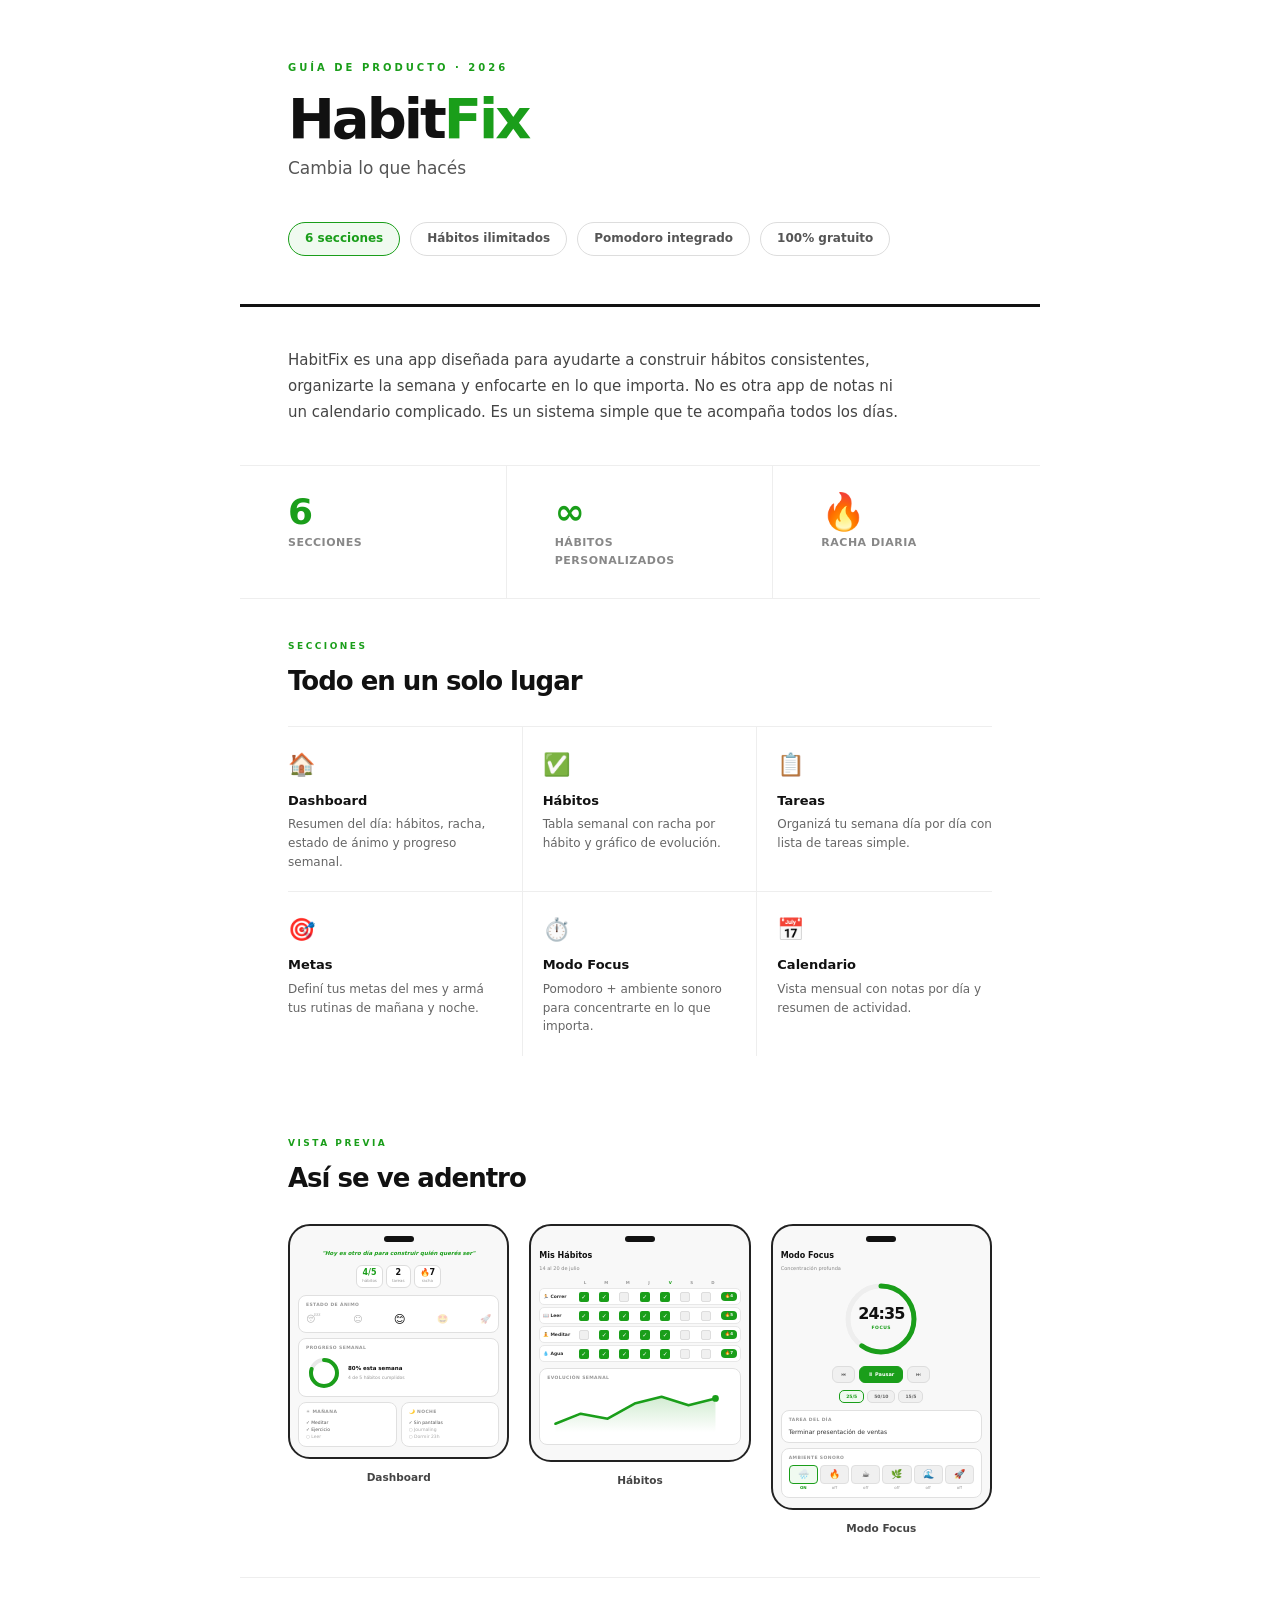
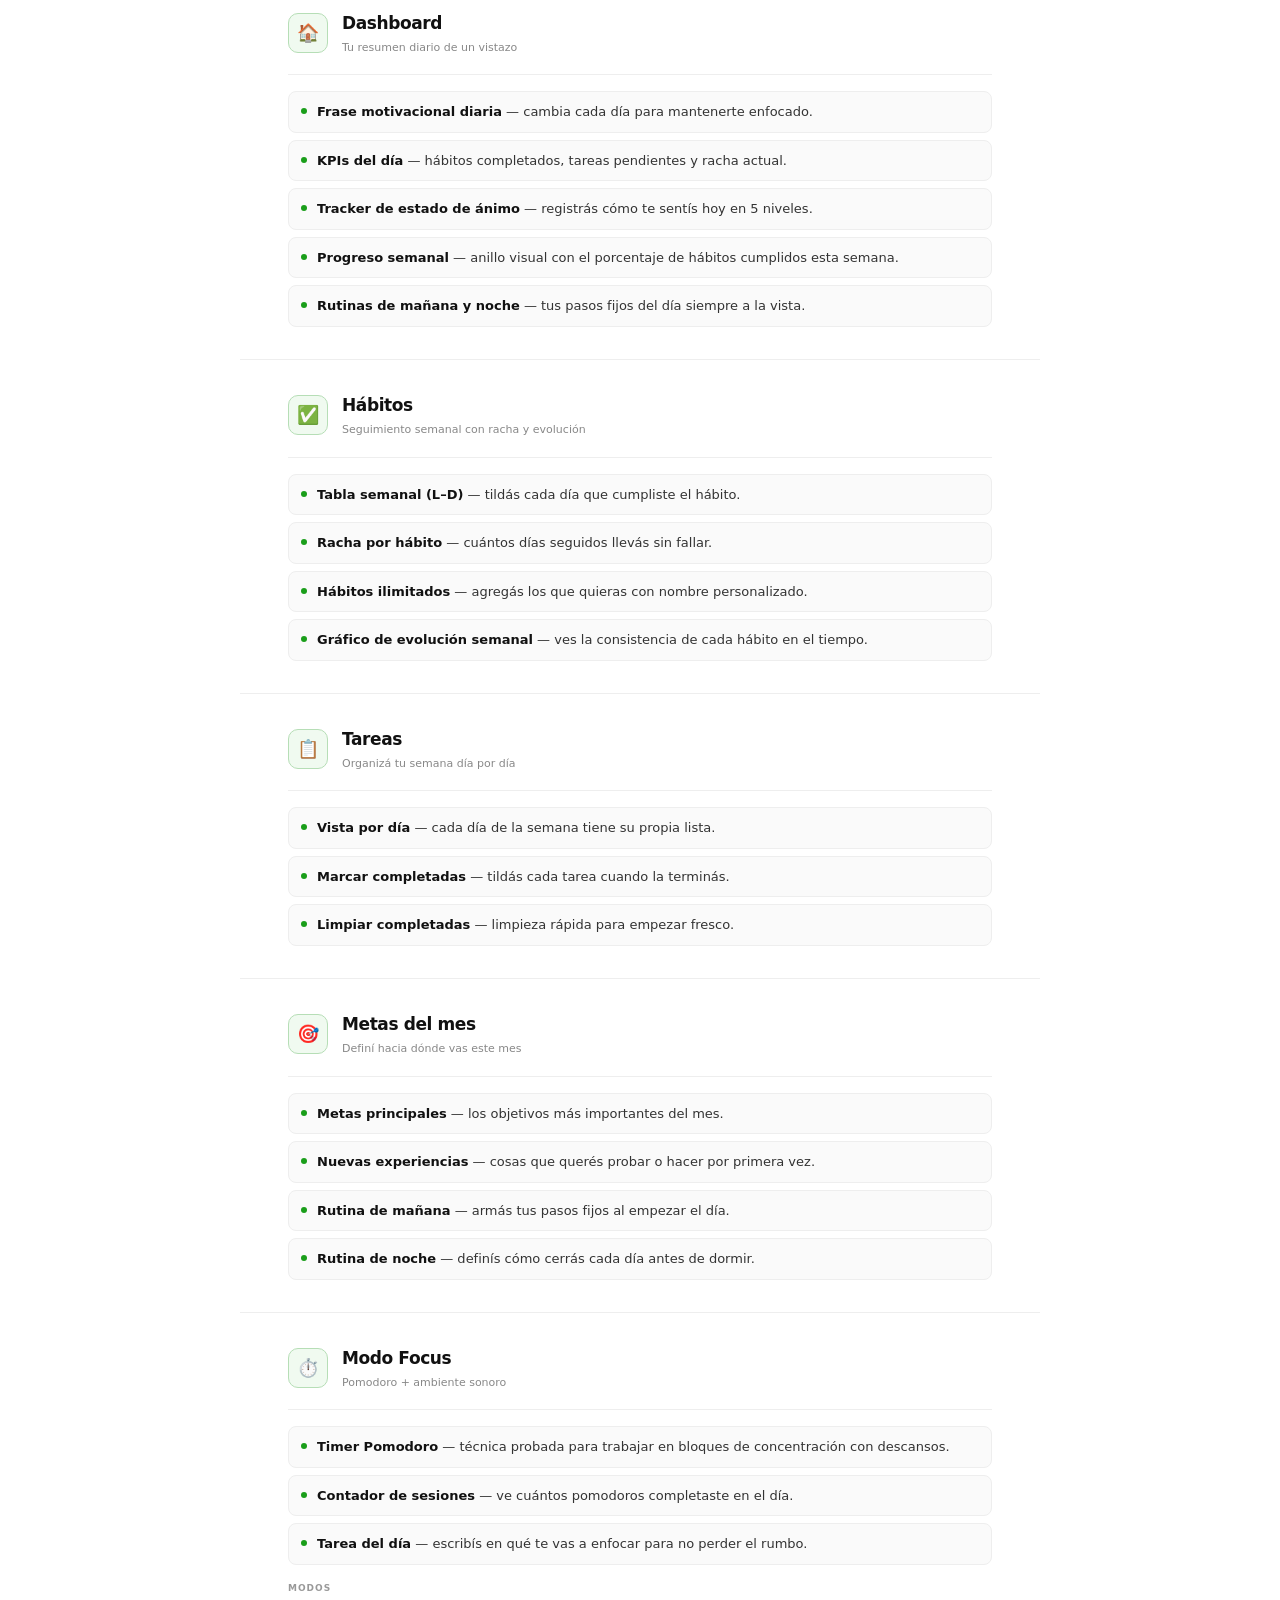
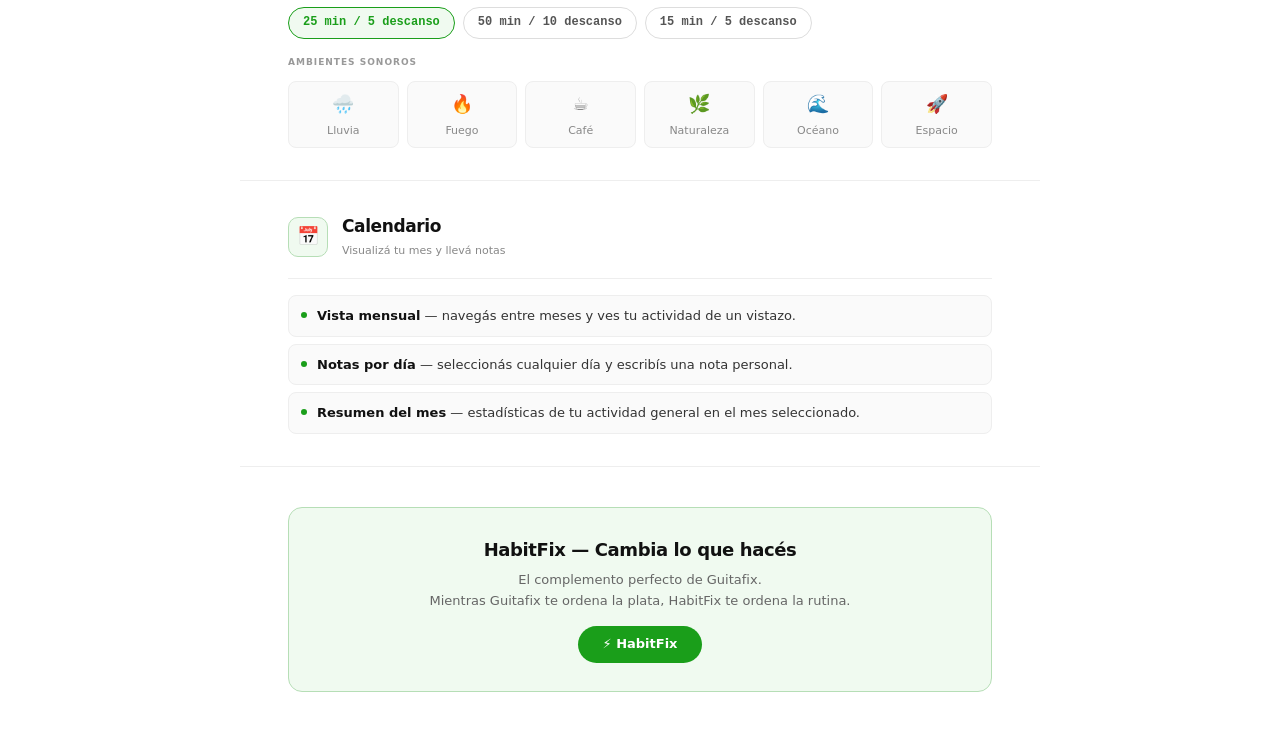
<file: habitfix-info.html>
<!DOCTYPE html>
<html lang="es">
<head>
<meta charset="UTF-8">
<title>HabitFix — Guía completa</title>
<style>
*, *::before, *::after { box-sizing: border-box; margin: 0; padding: 0; }

body {
  font-family: system-ui, -apple-system, 'Segoe UI', sans-serif;
  background: #fff;
  color: #111;
  max-width: 800px;
  margin: 0 auto;
  padding: 0 0 60px;
  font-size: 14px;
  line-height: 1.6;
}

@media print {
  @page { size: A4 portrait; margin: 18mm 16mm; }
  body { max-width: 100%; padding: 0; font-size: 10pt; }
  .no-break { page-break-inside: avoid; }
  .page-break { page-break-before: always; }
}

/* ── PORTADA ── */
.cover {
  padding: 60px 48px 48px;
  border-bottom: 3px solid #111;
  display: flex;
  flex-direction: column;
  align-items: flex-start;
  gap: 0;
}
.cover-eyebrow {
  font-size: 10px; font-weight: 700; letter-spacing: 3px;
  text-transform: uppercase; color: #1a9e1a; margin-bottom: 16px;
}
.cover-title {
  font-size: 56px; font-weight: 900; letter-spacing: -3px;
  line-height: .95; color: #111; margin-bottom: 10px;
}
.cover-title span { color: #1a9e1a; }
.cover-tagline {
  font-size: 17px; color: #555; font-weight: 400; margin-bottom: 40px;
}
.cover-chips {
  display: flex; gap: 10px; flex-wrap: wrap;
}
.cover-chip {
  border: 1.5px solid #ddd; border-radius: 100px;
  padding: 6px 16px; font-size: 12px; font-weight: 600; color: #555;
}
.cover-chip.green { border-color: #1a9e1a; color: #1a9e1a; background: #f0faf0; }

/* ── INTRO ── */
.intro {
  padding: 40px 48px;
  border-bottom: 1px solid #eee;
}
.intro p { font-size: 15px; color: #444; line-height: 1.75; max-width: 620px; }

/* ── KPI STRIP ── */
.kpi-strip {
  display: grid; grid-template-columns: repeat(3, 1fr);
  border-bottom: 1px solid #eee;
}
.kpi-item {
  padding: 28px 48px;
  border-right: 1px solid #eee;
}
.kpi-item:last-child { border-right: none; }
.kpi-num { font-size: 36px; font-weight: 900; color: #1a9e1a; letter-spacing: -2px; line-height: 1; }
.kpi-lbl { font-size: 11px; color: #888; font-weight: 600; text-transform: uppercase; letter-spacing: .5px; margin-top: 4px; }

/* ── SECTION HEADER ── */
.sec-head {
  padding: 40px 48px 24px;
}
.sec-eyebrow {
  font-size: 9px; font-weight: 700; letter-spacing: 2.5px;
  text-transform: uppercase; color: #1a9e1a; margin-bottom: 8px;
}
.sec-title {
  font-size: 26px; font-weight: 800; letter-spacing: -1px; color: #111;
}
.sec-sub { font-size: 14px; color: #666; margin-top: 4px; }

/* ── FEATURES GRID ── */
.feat-grid {
  display: grid; grid-template-columns: 1fr 1fr 1fr;
  gap: 0;
  border-top: 1px solid #eee;
  margin: 0 48px 40px;
}
.feat-cell {
  padding: 20px 20px 20px 0;
  border-right: 1px solid #eee;
  padding-right: 20px;
}
.feat-cell:nth-child(3n) { border-right: none; padding-right: 0; }
.feat-cell:nth-child(n+4) { border-top: 1px solid #eee; }
.feat-cell:nth-child(3n+2), .feat-cell:nth-child(3n+3) { padding-left: 20px; }
.feat-icon { font-size: 22px; margin-bottom: 8px; }
.feat-name { font-size: 13px; font-weight: 700; color: #111; margin-bottom: 4px; }
.feat-desc { font-size: 12px; color: #666; line-height: 1.55; }

/* ── DIVIDER LINE ── */
.divline { height: 1px; background: #eee; margin: 0 48px; }

/* ── SCREENS SECTION ── */
.screens-section { padding: 40px 48px; border-bottom: 1px solid #eee; }

.screens-row {
  display: grid; grid-template-columns: repeat(3, 1fr); gap: 20px;
  margin-top: 24px;
}

.phone-wrap { display: flex; flex-direction: column; align-items: center; gap: 10px; }

.phone {
  width: 100%;
  border: 2px solid #222;
  border-radius: 22px;
  overflow: hidden;
  background: #f8f8f8;
}
.phone-bar {
  background: #111; height: 6px; width: 30px;
  border-radius: 3px; margin: 10px auto 0;
}
.phone-inner { padding: 8px 8px 10px; }
.phone-lbl {
  font-size: 10.5px; font-weight: 700; color: #444; text-align: center;
}

/* phone content atoms */
.p-title  { font-size: 8px; font-weight: 800; color: #111; margin-bottom: 1px; }
.p-sub    { font-size: 5px; color: #888; margin-bottom: 8px; }
.p-quote  { font-size: 5.5px; color: #1a9e1a; font-weight: 600; text-align: center; margin-bottom: 7px; line-height: 1.4; font-style: italic; }

.p-chips  { display: flex; gap: 3px; justify-content: center; margin-bottom: 7px; }
.p-chip   { border: 1px solid #ddd; border-radius: 6px; padding: 3px 5px; text-align: center; background: #fff; }
.p-chip-n { font-size: 8px; font-weight: 800; color: #1a9e1a; line-height: 1; }
.p-chip-l { font-size: 4px; color: #999; margin-top: 1px; }

.p-card   { background: #fff; border: 1px solid #e0e0e0; border-radius: 8px; padding: 5px 7px; margin-bottom: 5px; }
.p-card-lbl { font-size: 4.5px; color: #999; font-weight: 700; text-transform: uppercase; letter-spacing: .4px; margin-bottom: 4px; }

/* ring */
.p-ring-row { display: flex; align-items: center; gap: 6px; }
.p-ring-text-lbl { font-size: 5.5px; font-weight: 700; color: #111; }
.p-ring-text-sub { font-size: 4.5px; color: #999; margin-top: 1px; }

/* mood */
.p-mood { display: flex; justify-content: space-between; align-items: center; }
.p-mood span { font-size: 9px; }
.p-mood span.active { transform: scale(1.25); filter: none; }
.p-mood span:not(.active) { opacity: .3; }

/* habits grid */
.p-day-row { display: grid; grid-template-columns: 34px repeat(7,1fr) 16px; gap: 2px; align-items: center; }
.p-day-hdr { display: grid; grid-template-columns: 34px repeat(7,1fr) 16px; gap: 2px; margin-bottom: 2px; }
.p-day-hdr div { font-size: 4px; color: #999; text-align: center; font-weight: 700; }
.p-day-hdr div.today { color: #1a9e1a; font-weight: 800; }
.p-habit-row { background: #fff; border: 1px solid #e8e8e8; border-radius: 5px; padding: 2.5px; margin-bottom: 2px; }
.p-habit-name { font-size: 4.5px; color: #333; font-weight: 600; overflow: hidden; white-space: nowrap; }
.p-cell-on  { width: 10px; height: 10px; background: #1a9e1a; border-radius: 2px; display: flex; align-items: center; justify-content: center; font-size: 6px; color: #fff; }
.p-cell-off { width: 10px; height: 10px; background: #f0f0f0; border: 1px solid #ddd; border-radius: 2px; }
.p-streak   { background: #1a9e1a; color: #fff; font-size: 4px; font-weight: 800; padding: 1.5px 3px; border-radius: 4px; text-align: center; white-space: nowrap; }

/* timer */
.p-timer-wrap { display: flex; justify-content: center; margin-bottom: 8px; }
.p-ctrl-row { display: flex; gap: 4px; justify-content: center; margin-bottom: 7px; }
.p-btn { background: #f0f0f0; border: 1px solid #ddd; border-radius: 6px; padding: 3.5px 8px; font-size: 5px; color: #555; }
.p-btn.primary { background: #1a9e1a; border-color: #1a9e1a; color: #fff; font-weight: 700; }
.p-mode-row { display: flex; gap: 3px; justify-content: center; margin-bottom: 7px; }
.p-mode  { background: #f0f0f0; border: 1px solid #ddd; border-radius: 5px; padding: 2px 6px; font-size: 4.5px; color: #666; font-weight: 700; }
.p-mode.on { background: #f0faf0; border-color: #1a9e1a; color: #1a9e1a; }
.p-sounds { display: grid; grid-template-columns: repeat(6,1fr); gap: 2px; }
.p-sound { text-align: center; }
.p-sound .ic { font-size: 9px; background: #f0f0f0; border: 1px solid #e0e0e0; border-radius: 4px; padding: 1.5px; display: block; }
.p-sound .ic.on { background: #f0faf0; border-color: #1a9e1a; }
.p-sound .sl { font-size: 4px; color: #999; margin-top: 1px; }
.p-sound .sl.on { color: #1a9e1a; font-weight: 700; }

/* ── DETAIL SECTIONS ── */
.detail-block {
  padding: 0 48px 32px;
  border-bottom: 1px solid #eee;
}
.detail-block:last-of-type { border-bottom: none; }

.detail-head {
  display: flex; align-items: center; gap: 14px;
  padding: 32px 0 18px;
  border-bottom: 1px solid #eee;
  margin-bottom: 16px;
}
.detail-ico {
  width: 40px; height: 40px; border-radius: 10px;
  background: #f0faf0; border: 1.5px solid #b6deb6;
  display: flex; align-items: center; justify-content: center; font-size: 18px;
  flex-shrink: 0;
}
.detail-ttl { font-size: 17px; font-weight: 800; color: #111; letter-spacing: -.4px; }
.detail-sub { font-size: 11px; color: #888; margin-top: 2px; }

.feat-list { display: flex; flex-direction: column; gap: 7px; }
.feat-item {
  display: flex; align-items: flex-start; gap: 10px;
  background: #fafafa; border: 1px solid #eee; border-radius: 8px;
  padding: 10px 12px;
}
.feat-dot { width: 6px; height: 6px; border-radius: 50%; background: #1a9e1a; margin-top: 6px; flex-shrink: 0; }
.feat-txt { font-size: 13px; color: #333; line-height: 1.5; }
.feat-txt strong { color: #111; font-weight: 700; }

.pomo-row { display: flex; gap: 8px; margin-top: 12px; flex-wrap: wrap; }
.pomo-tag {
  border: 1.5px solid #ddd; border-radius: 100px;
  padding: 5px 14px; font-size: 12px; font-weight: 700;
  color: #555; font-family: monospace;
}
.pomo-tag.on { border-color: #1a9e1a; color: #1a9e1a; background: #f0faf0; }

.sound-row {
  display: grid; grid-template-columns: repeat(6,1fr); gap: 8px; margin-top: 12px;
}
.sound-item {
  border: 1px solid #eee; border-radius: 8px; padding: 8px 4px;
  text-align: center; font-size: 11px; color: #888;
  background: #fafafa;
}
.sound-item span { display: block; font-size: 18px; margin-bottom: 3px; }

/* ── FOOTER ── */
.footer-block {
  margin: 40px 48px 0;
  padding: 28px 32px;
  background: #f0faf0;
  border: 1.5px solid #b6deb6;
  border-radius: 14px;
  text-align: center;
}
.footer-ttl { font-size: 18px; font-weight: 800; color: #111; margin-bottom: 6px; letter-spacing: -.4px; }
.footer-sub { font-size: 13px; color: #666; }
.footer-badge {
  display: inline-block; margin-top: 14px;
  background: #1a9e1a; color: #fff;
  font-weight: 800; font-size: 13px;
  padding: 8px 24px; border-radius: 100px;
}
</style>
</head>
<body>

<!-- PORTADA -->
<div class="cover no-break">
  <div class="cover-eyebrow">Guía de producto · 2026</div>
  <div class="cover-title">Habit<span>Fix</span></div>
  <div class="cover-tagline">Cambia lo que hacés</div>
  <div class="cover-chips">
    <div class="cover-chip green">6 secciones</div>
    <div class="cover-chip">Hábitos ilimitados</div>
    <div class="cover-chip">Pomodoro integrado</div>
    <div class="cover-chip">100% gratuito</div>
  </div>
</div>

<!-- INTRO -->
<div class="intro">
  <p>HabitFix es una app diseñada para ayudarte a construir hábitos consistentes, organizarte la semana y enfocarte en lo que importa. No es otra app de notas ni un calendario complicado. Es un sistema simple que te acompaña todos los días.</p>
</div>

<!-- KPIs -->
<div class="kpi-strip no-break">
  <div class="kpi-item">
    <div class="kpi-num">6</div>
    <div class="kpi-lbl">Secciones</div>
  </div>
  <div class="kpi-item">
    <div class="kpi-num">∞</div>
    <div class="kpi-lbl">Hábitos personalizados</div>
  </div>
  <div class="kpi-item">
    <div class="kpi-num">🔥</div>
    <div class="kpi-lbl">Racha diaria</div>
  </div>
</div>

<!-- SECCIONES OVERVIEW -->
<div class="sec-head">
  <div class="sec-eyebrow">Secciones</div>
  <div class="sec-title">Todo en un solo lugar</div>
</div>
<div class="feat-grid no-break">
  <div class="feat-cell"><div class="feat-icon">🏠</div><div class="feat-name">Dashboard</div><div class="feat-desc">Resumen del día: hábitos, racha, estado de ánimo y progreso semanal.</div></div>
  <div class="feat-cell"><div class="feat-icon">✅</div><div class="feat-name">Hábitos</div><div class="feat-desc">Tabla semanal con racha por hábito y gráfico de evolución.</div></div>
  <div class="feat-cell"><div class="feat-icon">📋</div><div class="feat-name">Tareas</div><div class="feat-desc">Organizá tu semana día por día con lista de tareas simple.</div></div>
  <div class="feat-cell"><div class="feat-icon">🎯</div><div class="feat-name">Metas</div><div class="feat-desc">Definí tus metas del mes y armá tus rutinas de mañana y noche.</div></div>
  <div class="feat-cell"><div class="feat-icon">⏱️</div><div class="feat-name">Modo Focus</div><div class="feat-desc">Pomodoro + ambiente sonoro para concentrarte en lo que importa.</div></div>
  <div class="feat-cell"><div class="feat-icon">📅</div><div class="feat-name">Calendario</div><div class="feat-desc">Vista mensual con notas por día y resumen de actividad.</div></div>
</div>

<!-- PANTALLAS -->
<div class="screens-section no-break">
  <div class="sec-eyebrow">Vista previa</div>
  <div class="sec-title" style="margin-bottom:0;">Así se ve adentro</div>
  <div class="screens-row">

    <!-- Dashboard -->
    <div class="phone-wrap">
      <div class="phone">
        <div class="phone-bar"></div>
        <div class="phone-inner">
          <div class="p-quote">"Hoy es otro día para construir quién querés ser"</div>
          <div class="p-chips">
            <div class="p-chip"><div class="p-chip-n">4/5</div><div class="p-chip-l">hábitos</div></div>
            <div class="p-chip"><div class="p-chip-n" style="color:#111;">2</div><div class="p-chip-l">tareas</div></div>
            <div class="p-chip"><div class="p-chip-n" style="color:#111;">🔥7</div><div class="p-chip-l">racha</div></div>
          </div>
          <div class="p-card">
            <div class="p-card-lbl">Estado de ánimo</div>
            <div class="p-mood">
              <span>😴</span><span>😐</span><span class="active">😊</span><span>🤩</span><span>🚀</span>
            </div>
          </div>
          <div class="p-card">
            <div class="p-card-lbl">Progreso semanal</div>
            <div class="p-ring-row">
              <svg width="36" height="36" viewBox="0 0 36 36" style="transform:rotate(-90deg);flex-shrink:0;">
                <circle cx="18" cy="18" r="13" fill="none" stroke="#e8e8e8" stroke-width="4"/>
                <circle cx="18" cy="18" r="13" fill="none" stroke="#1a9e1a" stroke-width="4" stroke-dasharray="65 82" stroke-linecap="round"/>
              </svg>
              <div>
                <div class="p-ring-text-lbl">80% esta semana</div>
                <div class="p-ring-text-sub">4 de 5 hábitos cumplidos</div>
              </div>
            </div>
          </div>
          <div style="display:grid;grid-template-columns:1fr 1fr;gap:4px;">
            <div class="p-card" style="margin-bottom:0;">
              <div class="p-card-lbl">☀️ Mañana</div>
              <div style="font-size:4.5px;color:#555;">✓ Meditar</div>
              <div style="font-size:4.5px;color:#555;">✓ Ejercicio</div>
              <div style="font-size:4.5px;color:#aaa;">○ Leer</div>
            </div>
            <div class="p-card" style="margin-bottom:0;">
              <div class="p-card-lbl">🌙 Noche</div>
              <div style="font-size:4.5px;color:#555;">✓ Sin pantallas</div>
              <div style="font-size:4.5px;color:#aaa;">○ Journaling</div>
              <div style="font-size:4.5px;color:#aaa;">○ Dormir 23h</div>
            </div>
          </div>
        </div>
      </div>
      <div class="phone-lbl">Dashboard</div>
    </div>

    <!-- Hábitos -->
    <div class="phone-wrap">
      <div class="phone">
        <div class="phone-bar"></div>
        <div class="phone-inner">
          <div class="p-title">Mis Hábitos</div>
          <div class="p-sub">14 al 20 de julio</div>
          <div class="p-day-hdr">
            <div></div>
            <div>L</div><div>M</div><div>M</div><div>J</div><div class="today">V</div><div>S</div><div>D</div>
            <div></div>
          </div>
          <div class="p-habit-row">
            <div class="p-day-row">
              <div class="p-habit-name">🏃 Correr</div>
              <div class="p-cell-on">✓</div><div class="p-cell-on">✓</div><div class="p-cell-off"></div><div class="p-cell-on">✓</div><div class="p-cell-on">✓</div><div class="p-cell-off"></div><div class="p-cell-off"></div>
              <div class="p-streak">🔥4</div>
            </div>
          </div>
          <div class="p-habit-row">
            <div class="p-day-row">
              <div class="p-habit-name">📖 Leer</div>
              <div class="p-cell-on">✓</div><div class="p-cell-on">✓</div><div class="p-cell-on">✓</div><div class="p-cell-on">✓</div><div class="p-cell-on">✓</div><div class="p-cell-off"></div><div class="p-cell-off"></div>
              <div class="p-streak">🔥5</div>
            </div>
          </div>
          <div class="p-habit-row">
            <div class="p-day-row">
              <div class="p-habit-name">🧘 Meditar</div>
              <div class="p-cell-off"></div><div class="p-cell-on">✓</div><div class="p-cell-on">✓</div><div class="p-cell-on">✓</div><div class="p-cell-on">✓</div><div class="p-cell-off"></div><div class="p-cell-off"></div>
              <div class="p-streak">🔥4</div>
            </div>
          </div>
          <div class="p-habit-row">
            <div class="p-day-row">
              <div class="p-habit-name">💧 Agua</div>
              <div class="p-cell-on">✓</div><div class="p-cell-on">✓</div><div class="p-cell-on">✓</div><div class="p-cell-on">✓</div><div class="p-cell-on">✓</div><div class="p-cell-off"></div><div class="p-cell-off"></div>
              <div class="p-streak">🔥7</div>
            </div>
          </div>
          <div class="p-card" style="margin-top:6px;">
            <div class="p-card-lbl">Evolución semanal</div>
            <svg viewBox="0 0 110 28" style="width:100%;height:auto;">
              <defs>
                <linearGradient id="cg2" x1="0" y1="0" x2="0" y2="1">
                  <stop offset="0%" stop-color="#1a9e1a" stop-opacity=".2"/>
                  <stop offset="100%" stop-color="#1a9e1a" stop-opacity="0"/>
                </linearGradient>
              </defs>
              <polygon points="5,23 20,17 36,20 52,11 68,7 84,12 100,8 100,28 5,28" fill="url(#cg2)"/>
              <polyline points="5,23 20,17 36,20 52,11 68,7 84,12 100,8" fill="none" stroke="#1a9e1a" stroke-width="1.5" stroke-linecap="round" stroke-linejoin="round"/>
              <circle cx="100" cy="8" r="2" fill="#1a9e1a"/>
            </svg>
          </div>
        </div>
      </div>
      <div class="phone-lbl">Hábitos</div>
    </div>

    <!-- Focus -->
    <div class="phone-wrap">
      <div class="phone">
        <div class="phone-bar"></div>
        <div class="phone-inner">
          <div class="p-title">Modo Focus</div>
          <div class="p-sub">Concentración profunda</div>
          <div class="p-timer-wrap">
            <div style="position:relative;width:78px;height:78px;">
              <svg viewBox="0 0 78 78" style="width:78px;height:78px;transform:rotate(-90deg);">
                <circle cx="39" cy="39" r="33" fill="none" stroke="#eee" stroke-width="5"/>
                <circle cx="39" cy="39" r="33" fill="none" stroke="#1a9e1a" stroke-width="5" stroke-dasharray="124 207" stroke-linecap="round"/>
              </svg>
              <div style="position:absolute;inset:0;display:flex;flex-direction:column;align-items:center;justify-content:center;">
                <div style="font-size:16px;font-weight:900;color:#111;letter-spacing:-1px;line-height:1;">24:35</div>
                <div style="font-size:4.5px;color:#1a9e1a;font-weight:700;letter-spacing:.5px;margin-top:2px;">FOCUS</div>
              </div>
            </div>
          </div>
          <div class="p-ctrl-row">
            <div class="p-btn">⏮</div>
            <div class="p-btn primary">⏸ Pausar</div>
            <div class="p-btn">⏭</div>
          </div>
          <div class="p-mode-row">
            <div class="p-mode on">25/5</div>
            <div class="p-mode">50/10</div>
            <div class="p-mode">15/5</div>
          </div>
          <div class="p-card">
            <div class="p-card-lbl">Tarea del día</div>
            <div style="font-size:6px;color:#333;">Terminar presentación de ventas</div>
          </div>
          <div class="p-card" style="margin-bottom:0;">
            <div class="p-card-lbl">Ambiente sonoro</div>
            <div class="p-sounds">
              <div class="p-sound"><span class="ic on">🌧️</span><div class="sl on">ON</div></div>
              <div class="p-sound"><span class="ic">🔥</span><div class="sl">off</div></div>
              <div class="p-sound"><span class="ic">☕</span><div class="sl">off</div></div>
              <div class="p-sound"><span class="ic">🌿</span><div class="sl">off</div></div>
              <div class="p-sound"><span class="ic">🌊</span><div class="sl">off</div></div>
              <div class="p-sound"><span class="ic">🚀</span><div class="sl">off</div></div>
            </div>
          </div>
        </div>
      </div>
      <div class="phone-lbl">Modo Focus</div>
    </div>

  </div>
</div>

<!-- DETALLE: DASHBOARD -->
<div class="detail-block no-break">
  <div class="detail-head">
    <div class="detail-ico">🏠</div>
    <div><div class="detail-ttl">Dashboard</div><div class="detail-sub">Tu resumen diario de un vistazo</div></div>
  </div>
  <div class="feat-list">
    <div class="feat-item"><div class="feat-dot"></div><div class="feat-txt"><strong>Frase motivacional diaria</strong> — cambia cada día para mantenerte enfocado.</div></div>
    <div class="feat-item"><div class="feat-dot"></div><div class="feat-txt"><strong>KPIs del día</strong> — hábitos completados, tareas pendientes y racha actual.</div></div>
    <div class="feat-item"><div class="feat-dot"></div><div class="feat-txt"><strong>Tracker de estado de ánimo</strong> — registrás cómo te sentís hoy en 5 niveles.</div></div>
    <div class="feat-item"><div class="feat-dot"></div><div class="feat-txt"><strong>Progreso semanal</strong> — anillo visual con el porcentaje de hábitos cumplidos esta semana.</div></div>
    <div class="feat-item"><div class="feat-dot"></div><div class="feat-txt"><strong>Rutinas de mañana y noche</strong> — tus pasos fijos del día siempre a la vista.</div></div>
  </div>
</div>

<!-- DETALLE: HÁBITOS -->
<div class="detail-block no-break">
  <div class="detail-head">
    <div class="detail-ico">✅</div>
    <div><div class="detail-ttl">Hábitos</div><div class="detail-sub">Seguimiento semanal con racha y evolución</div></div>
  </div>
  <div class="feat-list">
    <div class="feat-item"><div class="feat-dot"></div><div class="feat-txt"><strong>Tabla semanal (L–D)</strong> — tildás cada día que cumpliste el hábito.</div></div>
    <div class="feat-item"><div class="feat-dot"></div><div class="feat-txt"><strong>Racha por hábito</strong> — cuántos días seguidos llevás sin fallar.</div></div>
    <div class="feat-item"><div class="feat-dot"></div><div class="feat-txt"><strong>Hábitos ilimitados</strong> — agregás los que quieras con nombre personalizado.</div></div>
    <div class="feat-item"><div class="feat-dot"></div><div class="feat-txt"><strong>Gráfico de evolución semanal</strong> — ves la consistencia de cada hábito en el tiempo.</div></div>
  </div>
</div>

<!-- DETALLE: TAREAS -->
<div class="detail-block no-break">
  <div class="detail-head">
    <div class="detail-ico">📋</div>
    <div><div class="detail-ttl">Tareas</div><div class="detail-sub">Organizá tu semana día por día</div></div>
  </div>
  <div class="feat-list">
    <div class="feat-item"><div class="feat-dot"></div><div class="feat-txt"><strong>Vista por día</strong> — cada día de la semana tiene su propia lista.</div></div>
    <div class="feat-item"><div class="feat-dot"></div><div class="feat-txt"><strong>Marcar completadas</strong> — tildás cada tarea cuando la terminás.</div></div>
    <div class="feat-item"><div class="feat-dot"></div><div class="feat-txt"><strong>Limpiar completadas</strong> — limpieza rápida para empezar fresco.</div></div>
  </div>
</div>

<!-- DETALLE: METAS -->
<div class="detail-block no-break">
  <div class="detail-head">
    <div class="detail-ico">🎯</div>
    <div><div class="detail-ttl">Metas del mes</div><div class="detail-sub">Definí hacia dónde vas este mes</div></div>
  </div>
  <div class="feat-list">
    <div class="feat-item"><div class="feat-dot"></div><div class="feat-txt"><strong>Metas principales</strong> — los objetivos más importantes del mes.</div></div>
    <div class="feat-item"><div class="feat-dot"></div><div class="feat-txt"><strong>Nuevas experiencias</strong> — cosas que querés probar o hacer por primera vez.</div></div>
    <div class="feat-item"><div class="feat-dot"></div><div class="feat-txt"><strong>Rutina de mañana</strong> — armás tus pasos fijos al empezar el día.</div></div>
    <div class="feat-item"><div class="feat-dot"></div><div class="feat-txt"><strong>Rutina de noche</strong> — definís cómo cerrás cada día antes de dormir.</div></div>
  </div>
</div>

<!-- DETALLE: FOCUS -->
<div class="detail-block no-break">
  <div class="detail-head">
    <div class="detail-ico">⏱️</div>
    <div><div class="detail-ttl">Modo Focus</div><div class="detail-sub">Pomodoro + ambiente sonoro</div></div>
  </div>
  <div class="feat-list">
    <div class="feat-item"><div class="feat-dot"></div><div class="feat-txt"><strong>Timer Pomodoro</strong> — técnica probada para trabajar en bloques de concentración con descansos.</div></div>
    <div class="feat-item"><div class="feat-dot"></div><div class="feat-txt"><strong>Contador de sesiones</strong> — ve cuántos pomodoros completaste en el día.</div></div>
    <div class="feat-item"><div class="feat-dot"></div><div class="feat-txt"><strong>Tarea del día</strong> — escribís en qué te vas a enfocar para no perder el rumbo.</div></div>
  </div>
  <div style="margin-top:16px;">
    <div style="font-size:9px;font-weight:700;color:#999;letter-spacing:1px;text-transform:uppercase;margin-bottom:8px;">Modos</div>
    <div class="pomo-row">
      <div class="pomo-tag on">25 min / 5 descanso</div>
      <div class="pomo-tag">50 min / 10 descanso</div>
      <div class="pomo-tag">15 min / 5 descanso</div>
    </div>
  </div>
  <div style="margin-top:16px;">
    <div style="font-size:9px;font-weight:700;color:#999;letter-spacing:1px;text-transform:uppercase;margin-bottom:8px;">Ambientes sonoros</div>
    <div class="sound-row">
      <div class="sound-item"><span>🌧️</span>Lluvia</div>
      <div class="sound-item"><span>🔥</span>Fuego</div>
      <div class="sound-item"><span>☕</span>Café</div>
      <div class="sound-item"><span>🌿</span>Naturaleza</div>
      <div class="sound-item"><span>🌊</span>Océano</div>
      <div class="sound-item"><span>🚀</span>Espacio</div>
    </div>
  </div>
</div>

<!-- DETALLE: CALENDARIO -->
<div class="detail-block no-break">
  <div class="detail-head">
    <div class="detail-ico">📅</div>
    <div><div class="detail-ttl">Calendario</div><div class="detail-sub">Visualizá tu mes y llevá notas</div></div>
  </div>
  <div class="feat-list">
    <div class="feat-item"><div class="feat-dot"></div><div class="feat-txt"><strong>Vista mensual</strong> — navegás entre meses y ves tu actividad de un vistazo.</div></div>
    <div class="feat-item"><div class="feat-dot"></div><div class="feat-txt"><strong>Notas por día</strong> — seleccionás cualquier día y escribís una nota personal.</div></div>
    <div class="feat-item"><div class="feat-dot"></div><div class="feat-txt"><strong>Resumen del mes</strong> — estadísticas de tu actividad general en el mes seleccionado.</div></div>
  </div>
</div>

<!-- FOOTER -->
<div class="footer-block no-break">
  <div class="footer-ttl">HabitFix — Cambia lo que hacés</div>
  <div class="footer-sub">El complemento perfecto de Guitafix.<br>Mientras Guitafix te ordena la plata, HabitFix te ordena la rutina.</div>
  <div class="footer-badge">⚡ HabitFix</div>
</div>

</body>
</html>
</file>
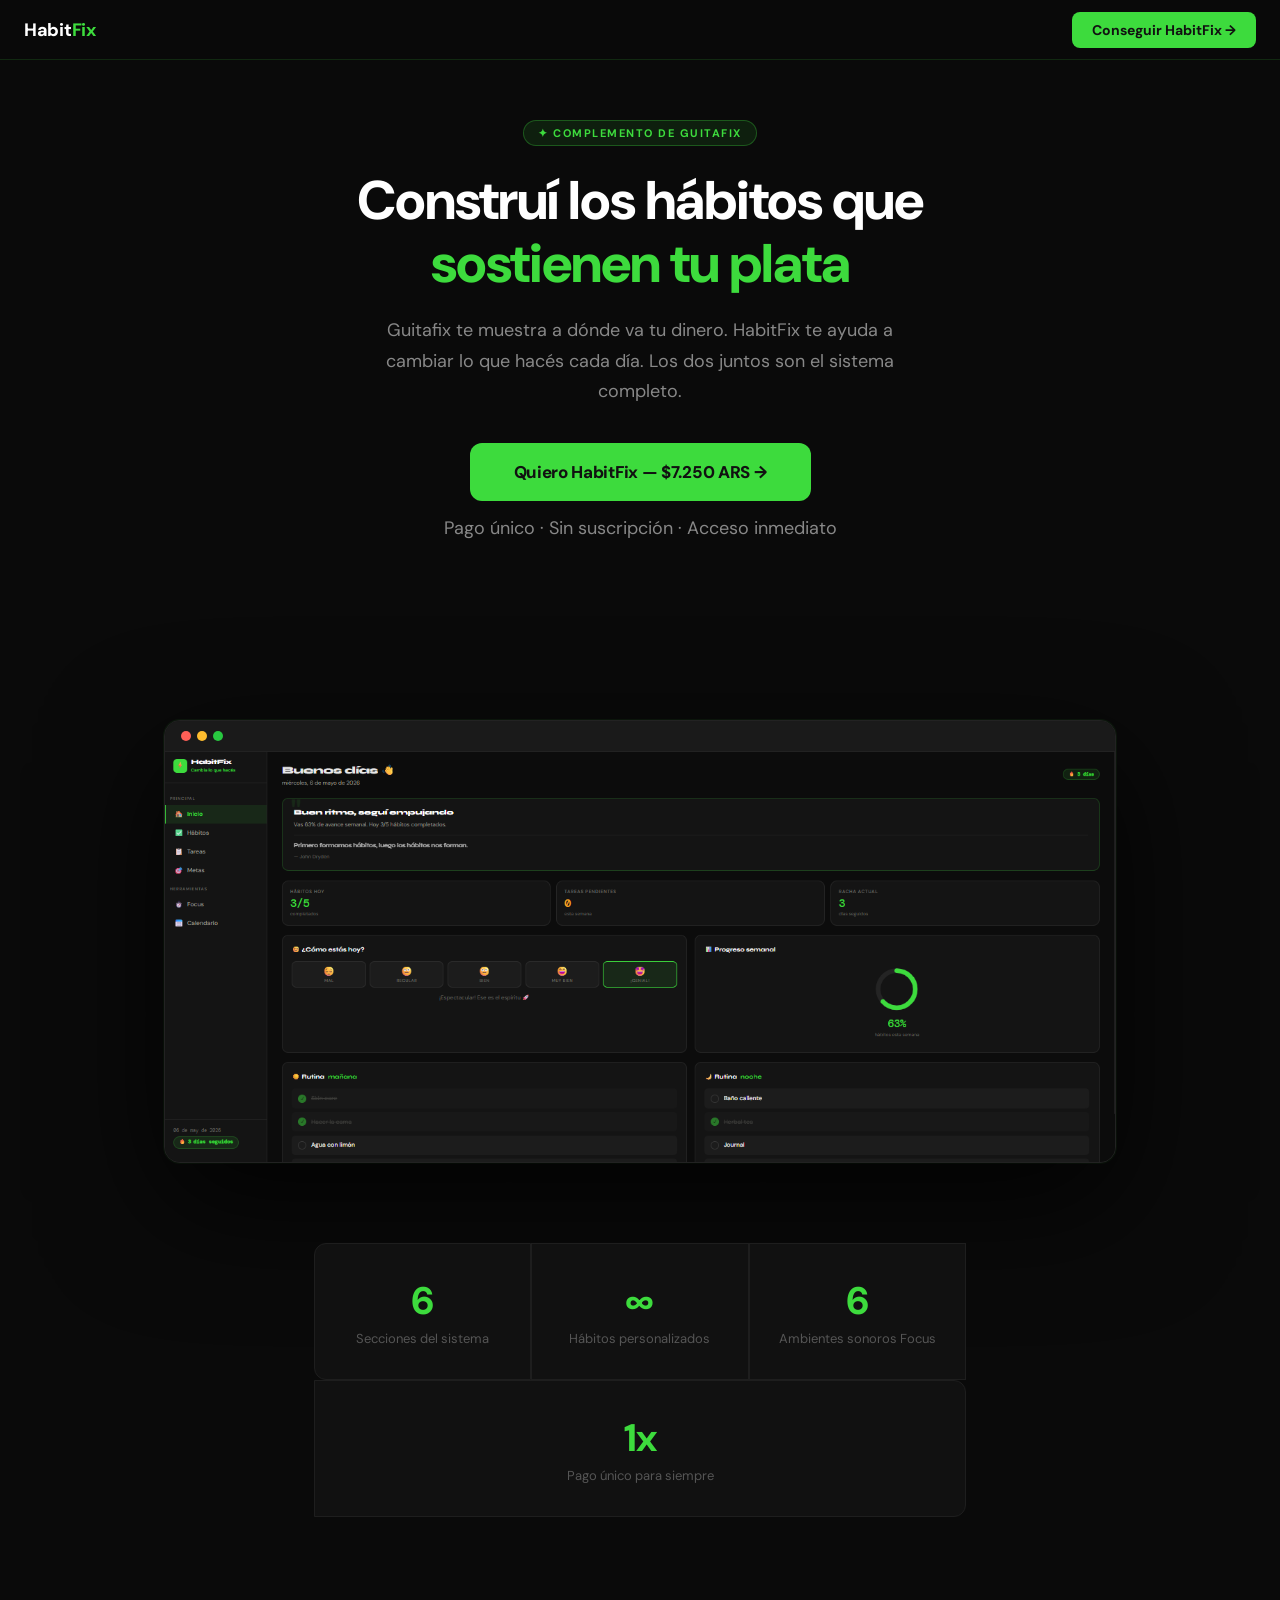
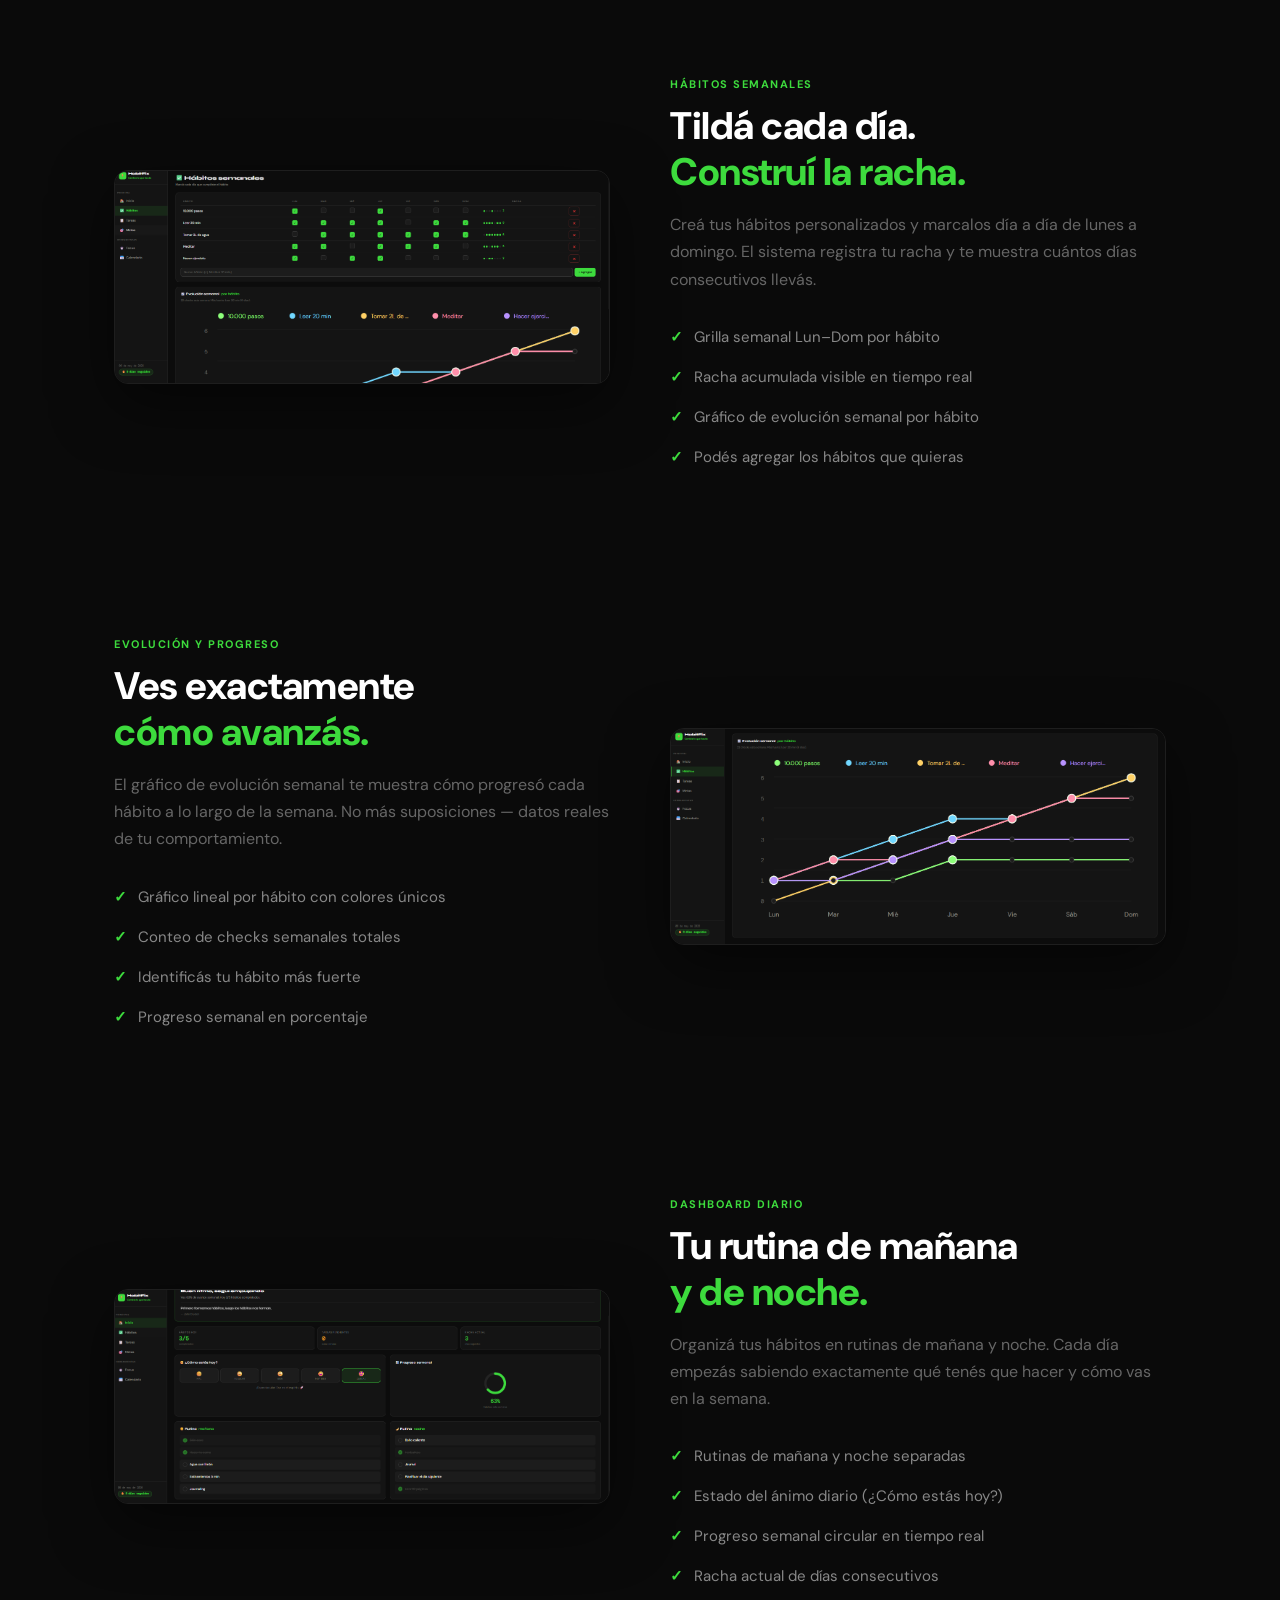
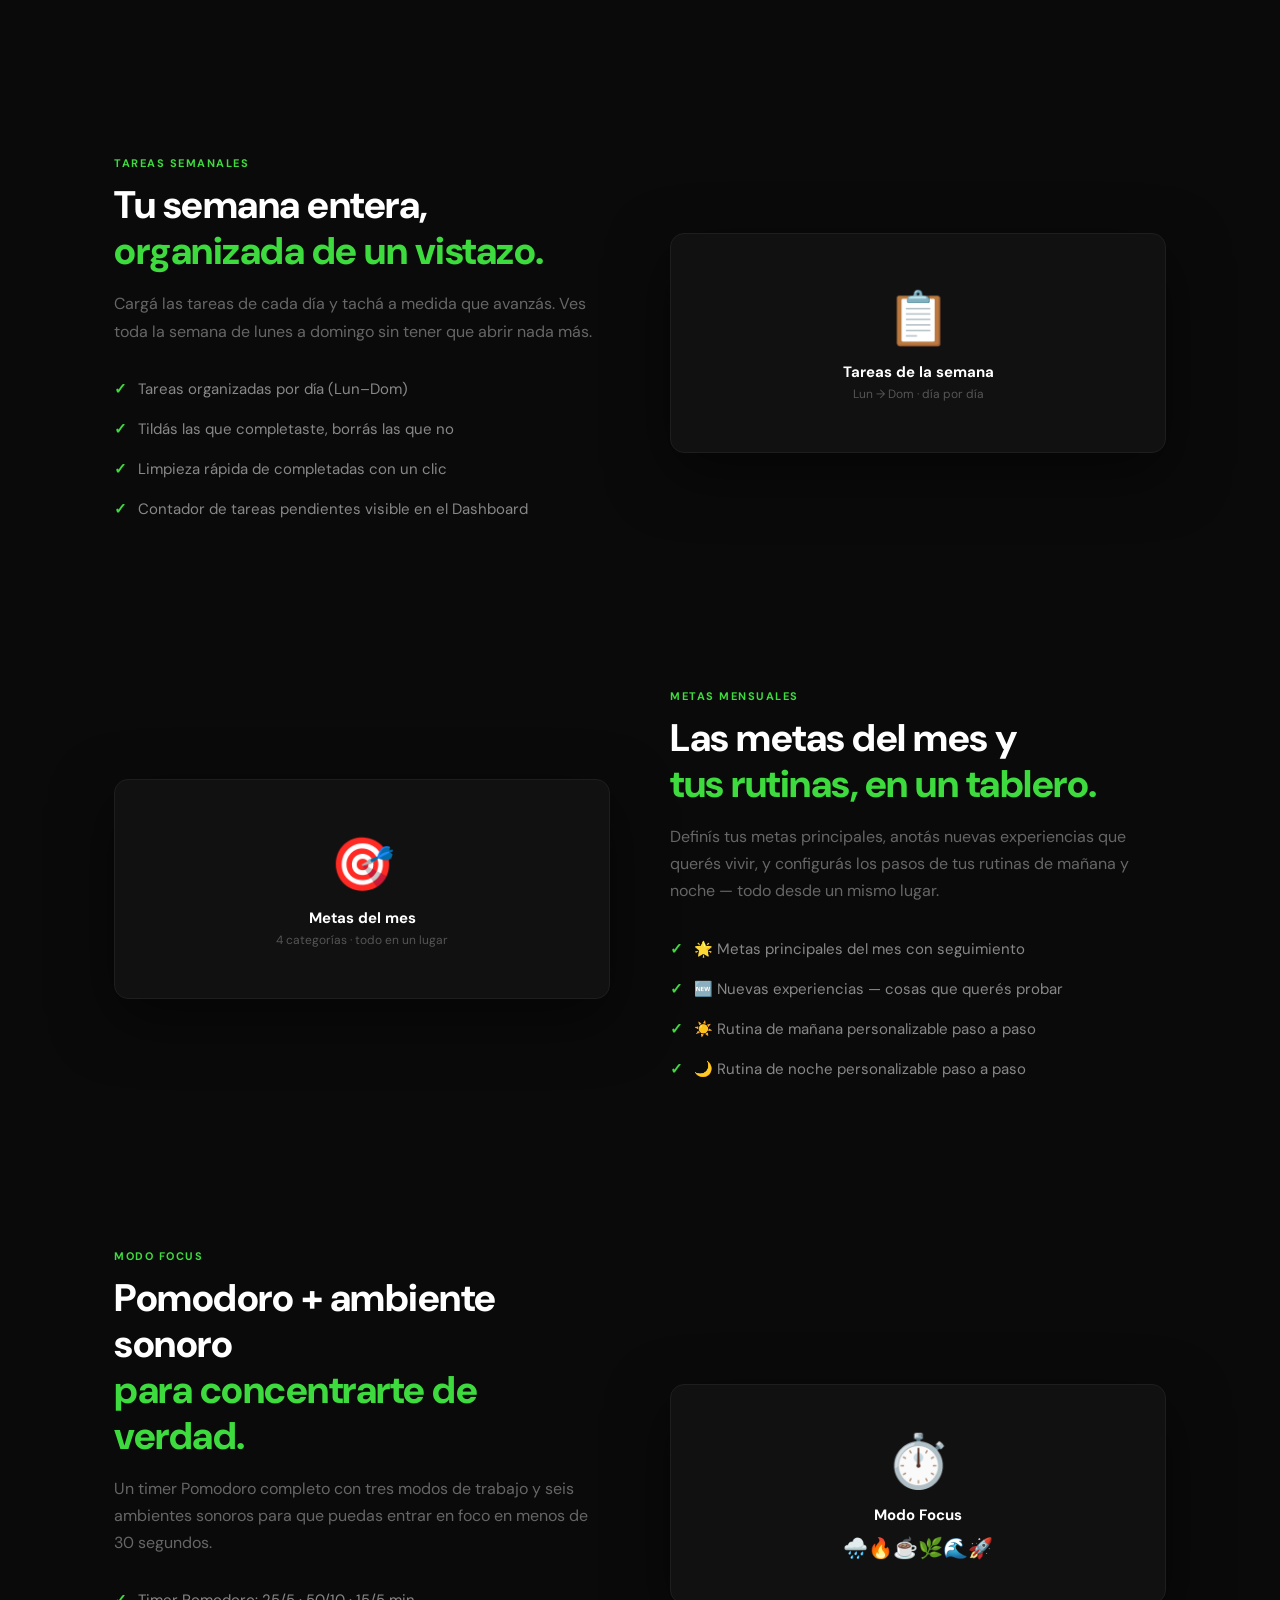
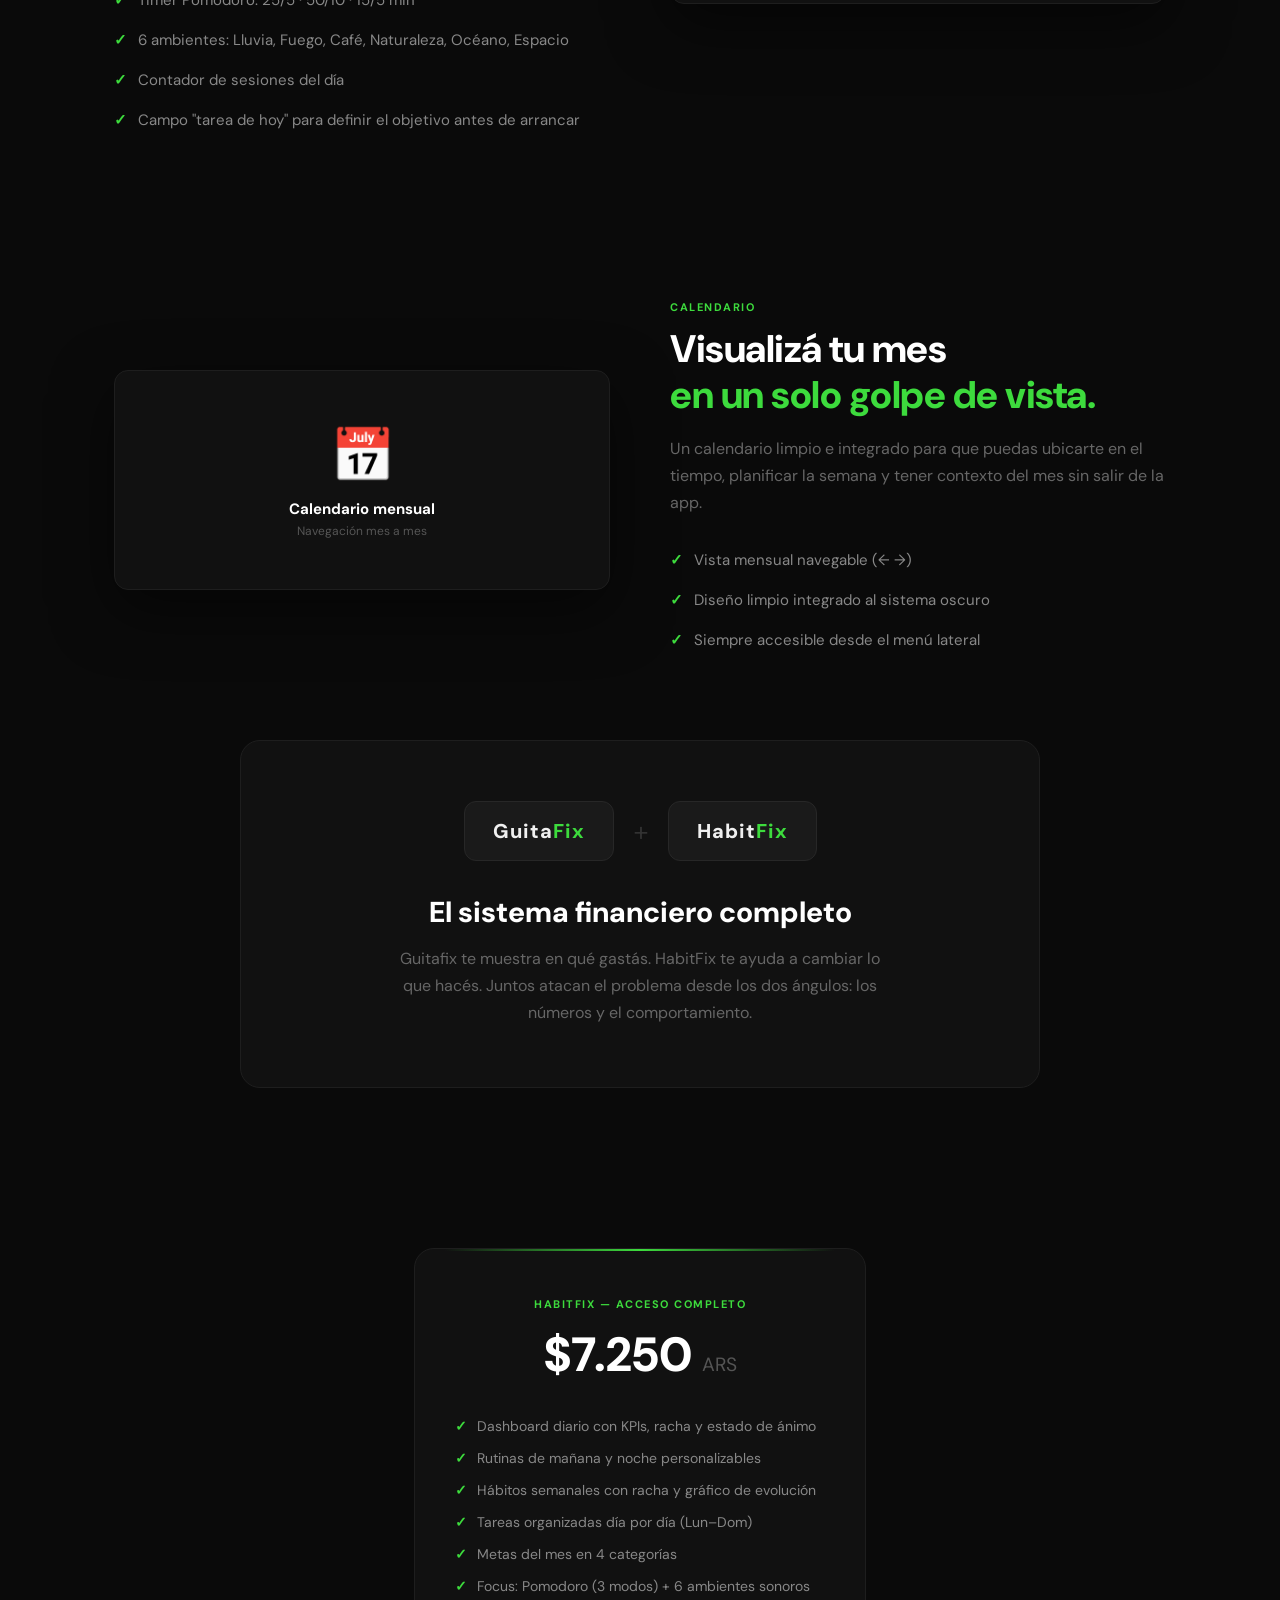
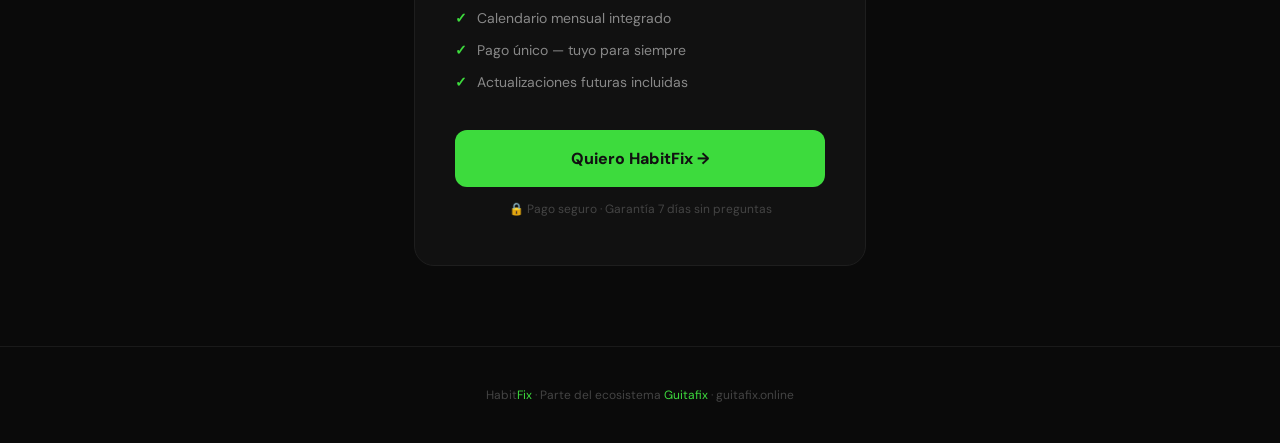
<file: landing/landing.html>
<!DOCTYPE html>
<html lang="es">
<head>
  <meta charset="UTF-8">
  <meta name="viewport" content="width=device-width, initial-scale=1.0">
  <title>HabitFix — Construí los hábitos que sostienen tu plata</title>
  <meta name="description" content="HabitFix es el tracker de hábitos que acompaña tu sistema financiero. Rutinas, metas, racha diaria y progreso semanal.">
  <link rel="preconnect" href="https://fonts.googleapis.com">
  <link href="https://fonts.googleapis.com/css2?family=DM+Sans:wght@400;600;700;800&display=swap" rel="stylesheet" media="print" onload="this.media='all'">
  <style>
    *, *::before, *::after { margin: 0; padding: 0; box-sizing: border-box; }
    html { scroll-behavior: smooth; }
    body {
      font-family: 'DM Sans', -apple-system, BlinkMacSystemFont, sans-serif;
      background: #0a0a0a;
      color: #f0f0f0;
      overflow-x: hidden;
    }

    /* ── NAV ── */
    nav {
      position: fixed; top: 0; left: 0; right: 0; z-index: 100;
      background: rgba(10,10,10,0.92);
      backdrop-filter: blur(12px);
      border-bottom: 1px solid rgba(61,219,61,0.15);
      padding: 0 24px;
      height: 60px;
      display: flex; align-items: center; justify-content: space-between;
    }
    .nav-logo { font-size: 18px; font-weight: 800; color: #fff; letter-spacing: -0.3px; }
    .nav-logo span { color: #3DDB3D; }
    .nav-cta {
      background: #3DDB3D; color: #111; border: none; border-radius: 8px;
      padding: 9px 20px; font-size: 14px; font-weight: 700;
      cursor: pointer; text-decoration: none; white-space: nowrap;
    }
    .nav-cta:hover { background: #5ce85c; }

    /* ── HERO ── */
    .hero {
      padding: 120px 24px 80px;
      text-align: center;
      max-width: 900px;
      margin: 0 auto;
    }
    .hero-tag {
      display: inline-block;
      background: rgba(61,219,61,0.1);
      border: 1px solid rgba(61,219,61,0.3);
      color: #3DDB3D;
      font-size: 11px; font-weight: 700;
      letter-spacing: 1.5px; text-transform: uppercase;
      padding: 5px 14px; border-radius: 20px;
      margin-bottom: 24px;
    }
    .hero h1 {
      font-size: clamp(2rem, 5vw, 3.4rem);
      font-weight: 800;
      color: #fff;
      line-height: 1.15;
      letter-spacing: -1px;
      margin-bottom: 20px;
    }
    .hero h1 em { color: #3DDB3D; font-style: normal; }
    .hero p {
      font-size: 18px; color: #888; line-height: 1.7;
      max-width: 560px; margin: 0 auto 36px;
    }
    .hero-cta {
      display: inline-block;
      background: #3DDB3D; color: #111;
      padding: 18px 44px; border-radius: 12px;
      font-size: 17px; font-weight: 800;
      text-decoration: none; letter-spacing: -0.3px;
      margin-bottom: 12px;
    }
    .hero-cta:hover { background: #5ce85c; }
    .hero-sub { font-size: 12px; color: #444; margin-top: 10px; }

    /* ── SCREENSHOT HERO ── */
    .hero-screen {
      max-width: 1000px;
      margin: 60px auto 0;
      padding: 0 24px;
    }
    .screen-frame {
      background: #111;
      border: 1px solid #222;
      border-radius: 16px;
      overflow: hidden;
      box-shadow: 0 40px 120px rgba(0,0,0,0.8), 0 0 0 1px rgba(61,219,61,0.08);
    }
    .screen-bar {
      background: #1a1a1a;
      padding: 10px 16px;
      display: flex; align-items: center; gap: 6px;
      border-bottom: 1px solid #222;
    }
    .screen-dot { width: 10px; height: 10px; border-radius: 50%; }
    .screen-dot:nth-child(1) { background: #ff5f57; }
    .screen-dot:nth-child(2) { background: #febc2e; }
    .screen-dot:nth-child(3) { background: #28c840; }
    .screen-frame img { width: 100%; display: block; }

    /* ── STATS ── */
    .stats {
      display: flex; justify-content: center; gap: 0;
      max-width: 700px; margin: 80px auto;
      padding: 0 24px;
      flex-wrap: wrap;
    }
    .stat {
      flex: 1; min-width: 180px;
      text-align: center;
      padding: 32px 24px;
      border: 1px solid #1e1e1e;
      background: #111;
    }
    .stat:first-child { border-radius: 12px 0 0 12px; }
    .stat:last-child { border-radius: 0 12px 12px 0; }
    .stat-num { font-size: 2.4rem; font-weight: 800; color: #3DDB3D; }
    .stat-label { font-size: 13px; color: #555; margin-top: 4px; }

    /* ── SECTION ── */
    section { padding: 80px 24px; max-width: 1100px; margin: 0 auto; }
    .section-tag {
      font-size: 11px; font-weight: 700; color: #3DDB3D;
      text-transform: uppercase; letter-spacing: 1.5px;
      margin-bottom: 12px;
    }
    .section-title {
      font-size: clamp(1.6rem, 3vw, 2.4rem);
      font-weight: 800; color: #fff; line-height: 1.2;
      letter-spacing: -0.5px; margin-bottom: 16px;
    }
    .section-title em { color: #3DDB3D; font-style: normal; }
    .section-desc { font-size: 16px; color: #666; line-height: 1.7; max-width: 500px; }

    /* ── FEATURE ROW ── */
    .feature-row {
      display: grid;
      grid-template-columns: 1fr 1fr;
      gap: 60px;
      align-items: center;
      padding: 80px 24px;
      max-width: 1100px;
      margin: 0 auto;
    }
    .feature-row.reverse { direction: rtl; }
    .feature-row.reverse > * { direction: ltr; }
    .feature-img {
      border-radius: 14px;
      overflow: hidden;
      border: 1px solid #1e1e1e;
      box-shadow: 0 20px 60px rgba(0,0,0,0.5);
    }
    .feature-img img { width: 100%; display: block; }
    .feature-list { list-style: none; margin-top: 24px; }
    .feature-list li {
      font-size: 15px; color: #888; line-height: 1.6;
      padding: 8px 0; padding-left: 24px;
      position: relative;
    }
    .feature-list li::before {
      content: '✓';
      position: absolute; left: 0;
      color: #3DDB3D; font-weight: 700;
    }

    /* ── COMBO SECTION ── */
    .combo {
      background: #111;
      border: 1px solid #1e1e1e;
      border-radius: 20px;
      padding: 60px 40px;
      text-align: center;
      max-width: 800px;
      margin: 0 auto 80px;
    }
    .combo-logos {
      display: flex; align-items: center; justify-content: center;
      gap: 20px; margin-bottom: 32px; flex-wrap: wrap;
    }
    .combo-logo {
      background: #1a1a1a;
      border: 1px solid #272727;
      border-radius: 12px;
      padding: 16px 28px;
      font-size: 20px; font-weight: 800;
      letter-spacing: 1px;
    }
    .combo-plus {
      font-size: 28px; color: #333; font-weight: 300;
    }
    .combo h2 { font-size: 1.8rem; font-weight: 800; color: #fff; margin-bottom: 14px; }
    .combo p { font-size: 16px; color: #666; line-height: 1.7; max-width: 500px; margin: 0 auto; }

    /* ── PRICING ── */
    .pricing {
      text-align: center;
      padding: 80px 24px;
      max-width: 500px;
      margin: 0 auto;
    }
    .price-box {
      background: #111;
      border: 1px solid #1e1e1e;
      border-radius: 20px;
      padding: 48px 40px;
      position: relative;
      overflow: hidden;
    }
    .price-box::before {
      content: '';
      position: absolute; top: 0; left: 30px; right: 30px; height: 2px;
      background: linear-gradient(90deg, transparent, #3DDB3D, transparent);
    }
    .price-tag { font-size: 11px; font-weight: 700; color: #3DDB3D; text-transform: uppercase; letter-spacing: 1.5px; margin-bottom: 8px; }
    .price-amount { font-size: 3rem; font-weight: 800; color: #fff; margin: 12px 0; }
    .price-amount span { font-size: 1.2rem; color: #555; font-weight: 400; }
    .price-perks { list-style: none; margin: 24px 0 32px; text-align: left; }
    .price-perks li {
      font-size: 14px; color: #888; padding: 7px 0;
      padding-left: 22px; position: relative;
    }
    .price-perks li::before { content: '✓'; position: absolute; left: 0; color: #3DDB3D; font-weight: 700; }
    .price-cta {
      display: block; width: 100%;
      background: #3DDB3D; color: #111;
      padding: 18px; border-radius: 12px;
      font-size: 16px; font-weight: 800;
      text-decoration: none; text-align: center;
    }
    .price-cta:hover { background: #5ce85c; }
    .price-guarantee { font-size: 12px; color: #444; margin-top: 14px; }

    /* ── FOOTER ── */
    footer {
      text-align: center;
      padding: 40px 24px;
      border-top: 1px solid #1a1a1a;
      color: #444; font-size: 12px;
    }
    footer span { color: #3DDB3D; }

    /* ── RESPONSIVE ── */
    @media (max-width: 768px) {
      .feature-row { grid-template-columns: 1fr; gap: 32px; }
      .feature-row.reverse { direction: ltr; }
      .stat:first-child { border-radius: 12px 12px 0 0; }
      .stat:last-child { border-radius: 0 0 12px 12px; }
      .stat { min-width: 100%; }
      .combo { padding: 40px 24px; }
      .price-box { padding: 36px 24px; }
    }
  </style>
</head>
<body>

<!-- NAV -->
<nav>
  <div class="nav-logo">Habit<span>Fix</span></div>
  <a class="nav-cta" href="https://www.guitafix.online/productos/habitfix/">Conseguir HabitFix →</a>
</nav>

<!-- HERO -->
<div class="hero">
  <div class="hero-tag">✦ Complemento de Guitafix</div>
  <h1>Construí los hábitos que<br><em>sostienen tu plata</em></h1>
  <p>Guitafix te muestra a dónde va tu dinero. HabitFix te ayuda a cambiar lo que hacés cada día. Los dos juntos son el sistema completo.</p>
  <a class="hero-cta" href="https://www.guitafix.online/productos/habitfix/">Quiero HabitFix — $7.250 ARS →</a>
  <p class="hero-sub">Pago único · Sin suscripción · Acceso inmediato</p>
</div>

<!-- SCREENSHOT HERO -->
<div class="hero-screen">
  <div class="screen-frame">
    <div class="screen-bar">
      <div class="screen-dot"></div>
      <div class="screen-dot"></div>
      <div class="screen-dot"></div>
    </div>
    <img src="Producto/1.png" alt="HabitFix Dashboard" loading="eager">
  </div>
</div>

<!-- STATS -->
<div class="stats">
  <div class="stat">
    <div class="stat-num">6</div>
    <div class="stat-label">Secciones del sistema</div>
  </div>
  <div class="stat">
    <div class="stat-num">∞</div>
    <div class="stat-label">Hábitos personalizados</div>
  </div>
  <div class="stat">
    <div class="stat-num">6</div>
    <div class="stat-label">Ambientes sonoros Focus</div>
  </div>
  <div class="stat">
    <div class="stat-num">1x</div>
    <div class="stat-label">Pago único para siempre</div>
  </div>
</div>

<!-- FEATURE 1 — HÁBITOS SEMANALES -->
<div class="feature-row">
  <div class="feature-img">
    <img src="Producto/3.png" alt="Hábitos semanales">
  </div>
  <div>
    <p class="section-tag">Hábitos semanales</p>
    <h2 class="section-title">Tildá cada día.<br><em>Construí la racha.</em></h2>
    <p class="section-desc">Creá tus hábitos personalizados y marcalos día a día de lunes a domingo. El sistema registra tu racha y te muestra cuántos días consecutivos llevás.</p>
    <ul class="feature-list">
      <li>Grilla semanal Lun–Dom por hábito</li>
      <li>Racha acumulada visible en tiempo real</li>
      <li>Gráfico de evolución semanal por hábito</li>
      <li>Podés agregar los hábitos que quieras</li>
    </ul>
  </div>
</div>

<!-- FEATURE 2 — EVOLUCIÓN -->
<div class="feature-row reverse">
  <div class="feature-img">
    <img src="Producto/4.png" alt="Evolución semanal">
  </div>
  <div>
    <p class="section-tag">Evolución y progreso</p>
    <h2 class="section-title">Ves exactamente<br><em>cómo avanzás.</em></h2>
    <p class="section-desc">El gráfico de evolución semanal te muestra cómo progresó cada hábito a lo largo de la semana. No más suposiciones — datos reales de tu comportamiento.</p>
    <ul class="feature-list">
      <li>Gráfico lineal por hábito con colores únicos</li>
      <li>Conteo de checks semanales totales</li>
      <li>Identificás tu hábito más fuerte</li>
      <li>Progreso semanal en porcentaje</li>
    </ul>
  </div>
</div>

<!-- FEATURE 3 — DASHBOARD -->
<div class="feature-row">
  <div class="feature-img">
    <img src="Producto/2.png" alt="Dashboard HabitFix">
  </div>
  <div>
    <p class="section-tag">Dashboard diario</p>
    <h2 class="section-title">Tu rutina de mañana<br><em>y de noche.</em></h2>
    <p class="section-desc">Organizá tus hábitos en rutinas de mañana y noche. Cada día empezás sabiendo exactamente qué tenés que hacer y cómo vas en la semana.</p>
    <ul class="feature-list">
      <li>Rutinas de mañana y noche separadas</li>
      <li>Estado del ánimo diario (¿Cómo estás hoy?)</li>
      <li>Progreso semanal circular en tiempo real</li>
      <li>Racha actual de días consecutivos</li>
    </ul>
  </div>
</div>

<!-- FEATURE 4 — TAREAS -->
<div class="feature-row reverse">
  <div class="feature-img" style="background:#111;border:1px solid #1e1e1e;border-radius:14px;min-height:220px;display:flex;align-items:center;justify-content:center">
    <div style="text-align:center">
      <div style="font-size:52px;margin-bottom:10px">📋</div>
      <div style="font-size:15px;font-weight:700;color:#fff">Tareas de la semana</div>
      <div style="font-size:12px;color:#555;margin-top:4px">Lun → Dom · día por día</div>
    </div>
  </div>
  <div>
    <p class="section-tag">Tareas semanales</p>
    <h2 class="section-title">Tu semana entera,<br><em>organizada de un vistazo.</em></h2>
    <p class="section-desc">Cargá las tareas de cada día y tachá a medida que avanzás. Ves toda la semana de lunes a domingo sin tener que abrir nada más.</p>
    <ul class="feature-list">
      <li>Tareas organizadas por día (Lun–Dom)</li>
      <li>Tildás las que completaste, borrás las que no</li>
      <li>Limpieza rápida de completadas con un clic</li>
      <li>Contador de tareas pendientes visible en el Dashboard</li>
    </ul>
  </div>
</div>

<!-- FEATURE 5 — METAS -->
<div class="feature-row">
  <div class="feature-img" style="background:#111;border:1px solid #1e1e1e;border-radius:14px;min-height:220px;display:flex;align-items:center;justify-content:center">
    <div style="text-align:center">
      <div style="font-size:52px;margin-bottom:10px">🎯</div>
      <div style="font-size:15px;font-weight:700;color:#fff">Metas del mes</div>
      <div style="font-size:12px;color:#555;margin-top:4px">4 categorías · todo en un lugar</div>
    </div>
  </div>
  <div>
    <p class="section-tag">Metas mensuales</p>
    <h2 class="section-title">Las metas del mes y<br><em>tus rutinas, en un tablero.</em></h2>
    <p class="section-desc">Definís tus metas principales, anotás nuevas experiencias que querés vivir, y configurás los pasos de tus rutinas de mañana y noche — todo desde un mismo lugar.</p>
    <ul class="feature-list">
      <li>🌟 Metas principales del mes con seguimiento</li>
      <li>🆕 Nuevas experiencias — cosas que querés probar</li>
      <li>☀️ Rutina de mañana personalizable paso a paso</li>
      <li>🌙 Rutina de noche personalizable paso a paso</li>
    </ul>
  </div>
</div>

<!-- FEATURE 6 — FOCUS -->
<div class="feature-row reverse">
  <div class="feature-img" style="background:#111;border:1px solid #1e1e1e;border-radius:14px;min-height:220px;display:flex;align-items:center;justify-content:center">
    <div style="text-align:center">
      <div style="font-size:52px;margin-bottom:10px">⏱️</div>
      <div style="font-size:15px;font-weight:700;color:#fff">Modo Focus</div>
      <div style="display:flex;justify-content:center;gap:8px;margin-top:10px;font-size:20px">🌧️🔥☕🌿🌊🚀</div>
    </div>
  </div>
  <div>
    <p class="section-tag">Modo Focus</p>
    <h2 class="section-title">Pomodoro + ambiente sonoro<br><em>para concentrarte de verdad.</em></h2>
    <p class="section-desc">Un timer Pomodoro completo con tres modos de trabajo y seis ambientes sonoros para que puedas entrar en foco en menos de 30 segundos.</p>
    <ul class="feature-list">
      <li>Timer Pomodoro: 25/5 · 50/10 · 15/5 min</li>
      <li>6 ambientes: Lluvia, Fuego, Café, Naturaleza, Océano, Espacio</li>
      <li>Contador de sesiones del día</li>
      <li>Campo "tarea de hoy" para definir el objetivo antes de arrancar</li>
    </ul>
  </div>
</div>

<!-- FEATURE 7 — CALENDARIO -->
<div class="feature-row">
  <div class="feature-img" style="background:#111;border:1px solid #1e1e1e;border-radius:14px;min-height:220px;display:flex;align-items:center;justify-content:center">
    <div style="text-align:center">
      <div style="font-size:52px;margin-bottom:10px">📅</div>
      <div style="font-size:15px;font-weight:700;color:#fff">Calendario mensual</div>
      <div style="font-size:12px;color:#555;margin-top:4px">Navegación mes a mes</div>
    </div>
  </div>
  <div>
    <p class="section-tag">Calendario</p>
    <h2 class="section-title">Visualizá tu mes<br><em>en un solo golpe de vista.</em></h2>
    <p class="section-desc">Un calendario limpio e integrado para que puedas ubicarte en el tiempo, planificar la semana y tener contexto del mes sin salir de la app.</p>
    <ul class="feature-list">
      <li>Vista mensual navegable (← →)</li>
      <li>Diseño limpio integrado al sistema oscuro</li>
      <li>Siempre accesible desde el menú lateral</li>
    </ul>
  </div>
</div>

<!-- COMBO GUITAFIX + HABITFIX -->
<div style="padding: 0 24px;">
  <div class="combo">
    <div class="combo-logos">
      <div class="combo-logo">Guita<span style="color:#3DDB3D">Fix</span></div>
      <div class="combo-plus">+</div>
      <div class="combo-logo">Habit<span style="color:#3DDB3D">Fix</span></div>
    </div>
    <h2>El sistema financiero completo</h2>
    <p>Guitafix te muestra en qué gastás. HabitFix te ayuda a cambiar lo que hacés. Juntos atacan el problema desde los dos ángulos: los números y el comportamiento.</p>
  </div>
</div>

<!-- PRICING -->
<div class="pricing">
  <div class="price-box">
    <p class="price-tag">HabitFix — Acceso completo</p>
    <div class="price-amount">$7.250 <span>ARS</span></div>
    <ul class="price-perks">
      <li>Dashboard diario con KPIs, racha y estado de ánimo</li>
      <li>Rutinas de mañana y noche personalizables</li>
      <li>Hábitos semanales con racha y gráfico de evolución</li>
      <li>Tareas organizadas día por día (Lun–Dom)</li>
      <li>Metas del mes en 4 categorías</li>
      <li>Focus: Pomodoro (3 modos) + 6 ambientes sonoros</li>
      <li>Calendario mensual integrado</li>
      <li>Pago único — tuyo para siempre</li>
      <li>Actualizaciones futuras incluidas</li>
    </ul>
    <a class="price-cta" href="https://www.guitafix.online/productos/habitfix/">Quiero HabitFix →</a>
    <p class="price-guarantee">🔒 Pago seguro · Garantía 7 días sin preguntas</p>
  </div>
</div>

<!-- FOOTER -->
<footer>
  <p>Habit<span>Fix</span> · Parte del ecosistema <span>Guitafix</span> · guitafix.online</p>
</footer>

</body>
</html>
</file>
